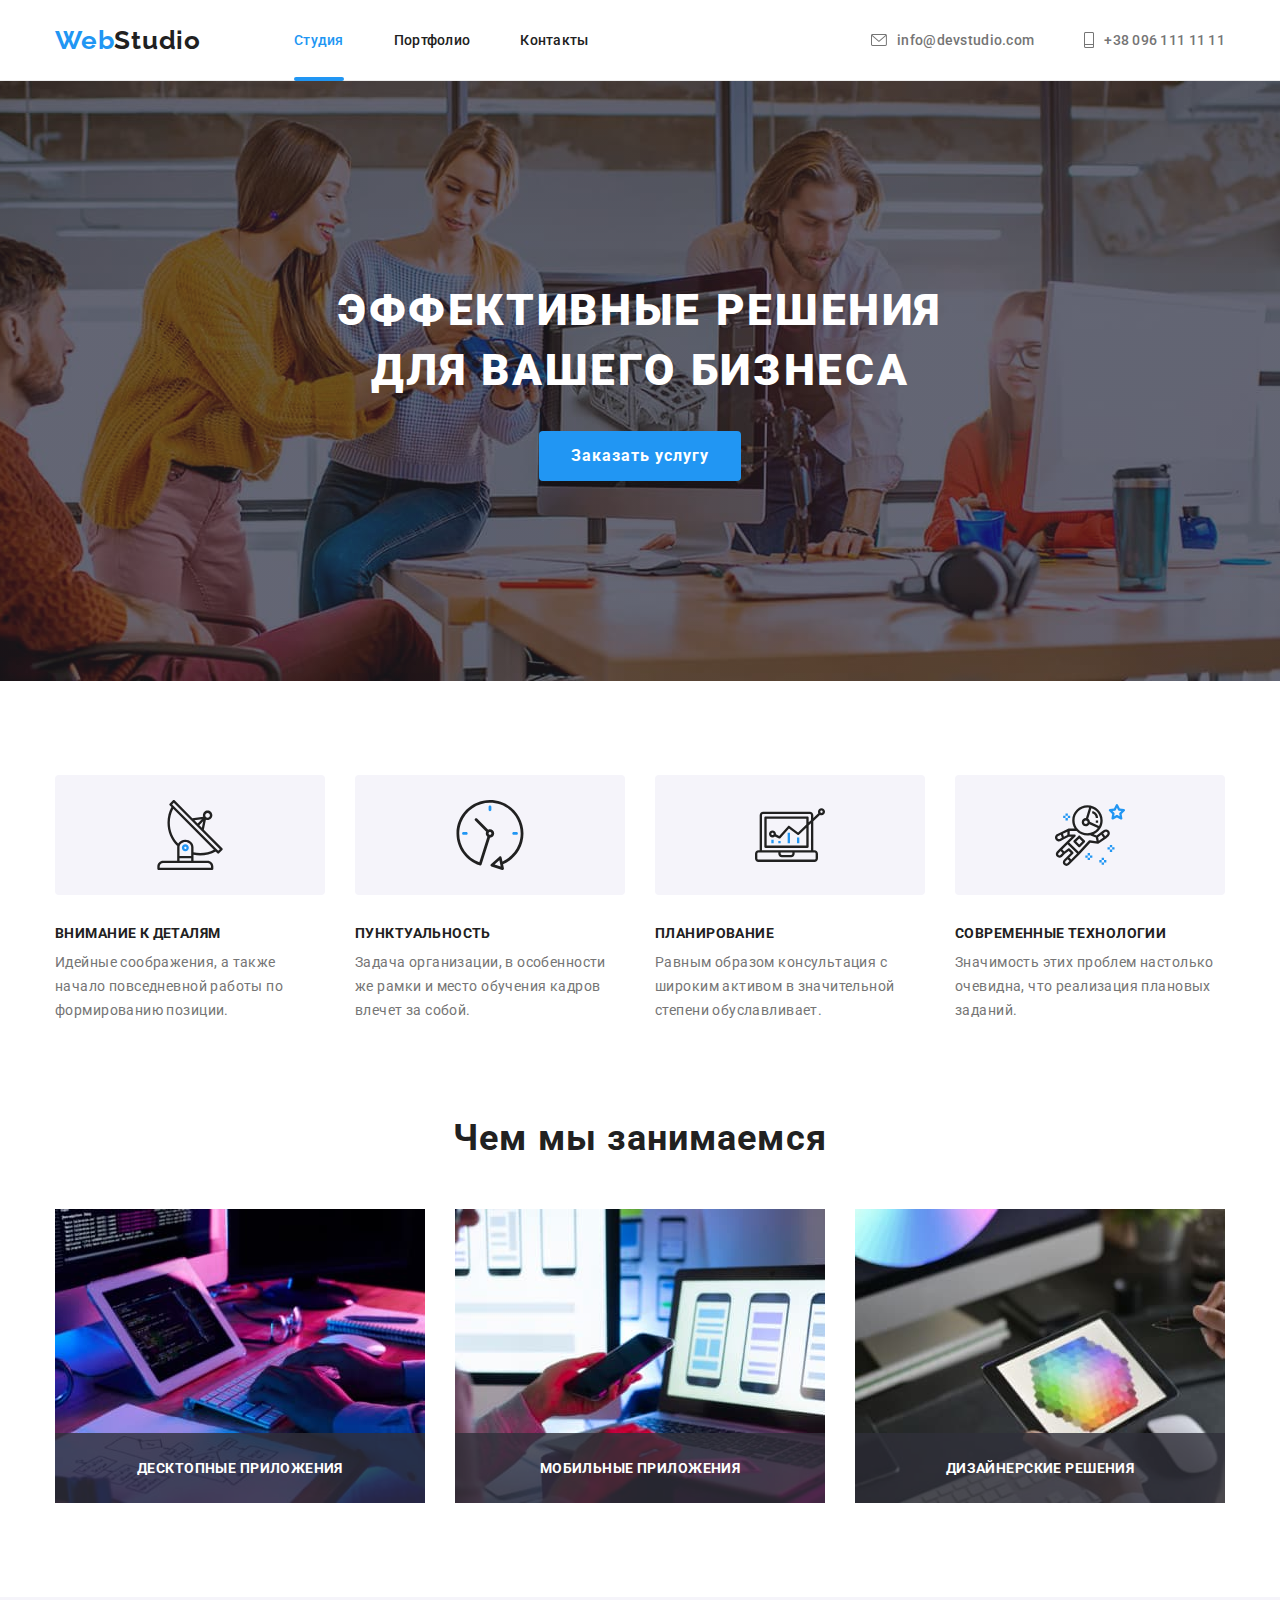
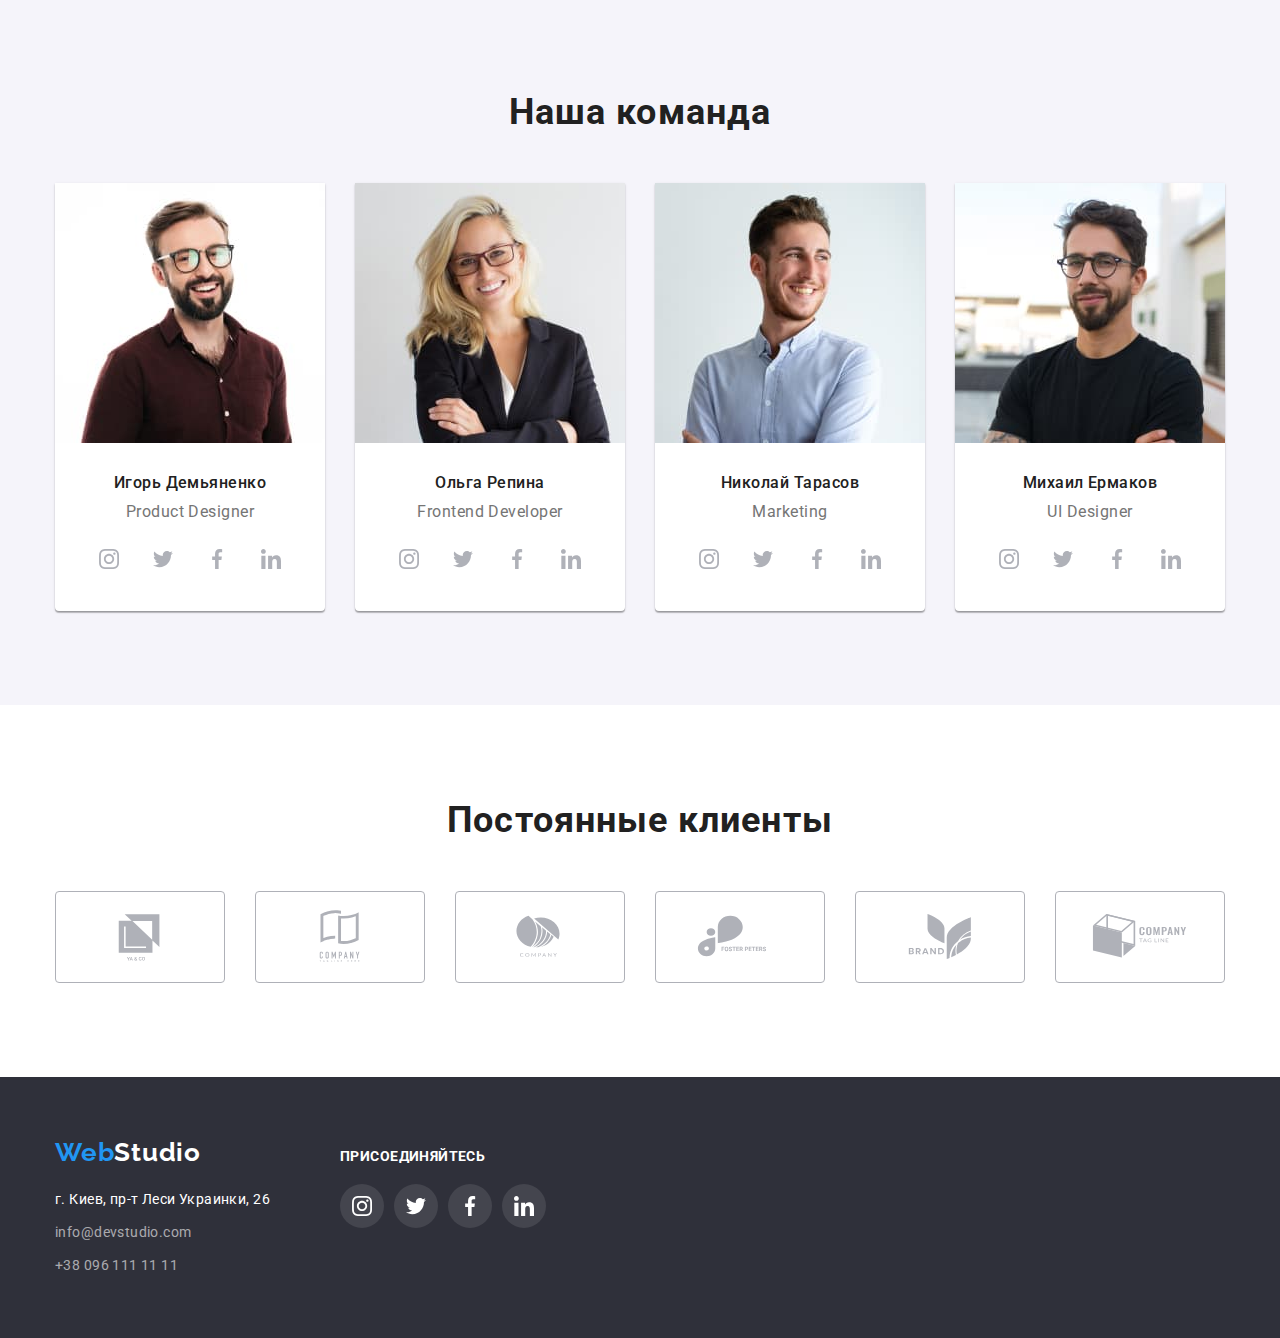
<file: index.html>
<!DOCTYPE html>
<html lang="ru">
<head>
    <meta charset="UTF-8">
    <meta http-equiv="X-UA-Compatible" content="IE=edge">
    <meta name="viewport" content="width=device-width, initial-scale=1.0">
    <title>Студия</title>
    <link rel="preconnect" href="https://fonts.googleapis.com">
    <link rel="preconnect" href="https://fonts.gstatic.com" crossorigin>
    <link href="https://fonts.googleapis.com/css2?family=Raleway:wght@700&family=Roboto:wght@400;500;700;900&display=swap"
        rel="stylesheet">
    <link rel="stylesheet" href="https://cdnjs.cloudflare.com/ajax/libs/modern-normalize/1.1.0/modern-normalize.min.css">
        <link rel="stylesheet" href="./css/styles.css">
</head>
<body>
    
        <header class="page-header">
            <div class="header-container container">
                <nav class="site-nav">
                    <a lang="en" class="logo-header link" href=""><span class="logo-first">Web</span>Studio</a>
                    <ul class="header-list list">
                        <li class="header-item"><a href="" class="header-link link current-link">Студия</a></li>
                        <li class="header-item"><a href="./portfolio.html" class="header-link link">Портфолио</a></li>
                        <!--Можна зробити якір для Контактів щоб при натисканні перекидало вниз сторінки: <li><a href="#contacs">Контакты</a></li> -->
                        <li class="header-item"><a href="" class="header-link link">Контакты</a></li>
                    </ul>
                </nav>
                <ul class="header-contacts-list list">
                    <li class="header-contacts-item">
                        <a href="mailto:info@devstudio.com" class="header-contacts-mail link">
                            <svg class="header__mail-icon" width="16" height="12">
                                <use href="./images/icons.svg#icon-mail"></use>
                            </svg>
                            info@devstudio.com</a>
                    </li>
                    <li class="header-contacts-item">
                        <a href="tel:+380961111111" class="header-contacts-tel link">
                            <svg class="header__phone-icon" width="10" height="16">
                                <use href="./images/icons.svg#icon-phone"></use>
                            </svg>
                            +38 096 111 11
                            11</a>
                    </li>
                </ul>
            </div>
        </header>
    <main>
        <!-- Hero -->
        <section class="hero">
            <div class="container">
                            <h1 class="hero-title">Эффективные решения для вашего бизнеса</h1>
                            <button type="button" class="order-btn" data-modal-open>Заказать услугу</button>
            </div>
        </section>
        <section class="skills section">
        <div class="container">
                <h2 class="skills-title visually-hidden">Особенности</h2>
                <ul class="skills-list list">
                    <li class="skills-item">
                        <div class="skills__icon-box">
                            <svg class="skills-icon">
                                <use href="./images/icons.svg#icon-antenna">
                                </use>
                            </svg>
                        </div>
                        <h3 class="item-title">Внимание к деталям</h3>
                        <p class="skills-text">Идейные соображения, а также начало повседневной работы по формированию позиции.</p>
                    </li>
                    <li class="skills-item">
                        <div class="skills__icon-box">
                            <svg class="skills-icon">
                                <use href="./images/icons.svg#icon-clock">
                                </use>
                            </svg>
                        </div>
                        <h3 class="item-title">Пунктуальность</h3>
                        <p class="skills-text">Задача организации, в особенности же рамки и место обучения кадров влечет за собой.</p>
                    </li>
                    <li class="skills-item">
                        <div class="skills__icon-box">
                            <svg class="skills-icon">
                                <use href="./images/icons.svg#icon-diagram">
                                </use>
                            </svg>
                        </div>
                        <h3 class="item-title">Планирование</h3>
                        <p class="skills-text">Равным образом консультация с широким активом в значительной степени обуславливает.</p>
                    </li>
                    <li class="skills-item">
                        <div class="skills__icon-box">
                            <svg class="skills-icon">
                                <use href="./images/icons.svg#icon-astronaut">
                                </use>
                            </svg>
                        </div>
                        <h3 class="item-title">Современные технологии</h3>
                        <p class="skills-text">Значимость этих проблем настолько очевидна, что реализация плановых заданий.</p>
                    </li>
                </ul>
        </div>
        </section>
            <section class="about section">
            <div class="container">
                    <h2 class="about-title">Чем мы занимаемся</h2>
                    <ul class="about-list list">
                        <li class="about-item">
                            <div class="about__box">
                                <h3 class="item-title">Десктопные приложения</h3>
                            </div>
                            <img class="about-img" src="./images/working/img-1.jpg" alt="программист работает на ПК"
                                width="370" height="294">
                        </li>
                        <li class="about-item">
                            <div class="about__box">
                                <h3 class="item-title">Мобильные приложения</h3>
                            </div>
                            <img class="about-img" src="./images/working/img-2.jpg"
                                alt="дизайнер разрабатывает приложение для смартфона" width="370" height="294">
                        </li>
                        <li class="about-item">
                            <div class="about__box">
                                <h3 class="item-title">Дизайнерские решения</h3>
                            </div>
                            <img class="about-img" src="./images/working/img-3.jpg"
                                alt="веб-дизайнер работает с графическим планшетом" width="370" height="294">
                        </li>
                    </ul>
            </div>
            </section>
            <section class="team section">
            <div class="container">
                    <h2 class="team-title">Наша команда</h2>
                    <ul class="team-list list">
                        <li class="team-item">
                            <img class="team-img" src="./images/masters/master-img-1.jpg" alt="Фото Игоря Демьяненко" width="270"
                                height="260">
                                <div class="team-text">
                                    <h3 class="team-member">Игорь Демьяненко</h3>
                                    <p class="team-position" lang="en">Product Designer</p>
                                    <ul class="socials-list list">
                                        <li class="socials-item">
                                            <a href="" class="socials-link">
                                                <svg class="socials-icon">
                                                    <use href="./images/icons.svg#icon-instagram">
                                                    </use>
                                                </svg>
                                            </a>
                                        </li>
                                        <li class="socials-item">
                                            <a href="" class="socials-link">
                                                <svg class="socials-icon">
                                                    <use href="./images/icons.svg#icon-twitter">
                                                    </use>
                                                </svg>
                                            </a>
                                        </li>
                                        <li class="socials-item">
                                            <a href="" class="socials-link">
                                                <svg class="socials-icon">
                                                    <use href="./images/icons.svg#icon-facebook">
                                                    </use>
                                                </svg>
                                            </a>
                                        </li>
                                        <li class="socials-item">
                                            <a href="" class="socials-link">
                                                <svg class="socials-icon">
                                                    <use href="./images/icons.svg#icon-linkedin">
                                                    </use>
                                                </svg>
                                            </a>
                                        </li>
                                    </ul>
                                </div>
                        </li>
                        <li class="team-item">
                            <img class="team-img" src="./images/masters/master-img-2.jpg" alt="Фото Ольги Репиной" width="270" height="260">
                            <div class="team-text">
                                <h3 class="team-member">Ольга Репина</h3>
                                <p class="team-position" lang="en">Frontend Developer</p>
                                <ul class="socials-list list">
                                    <li class="socials-item">
                                        <a href="" class="socials-link">
                                            <svg class="socials-icon">
                                                <use href="./images/icons.svg#icon-instagram">
                                                </use>
                                            </svg>
                                        </a>
                                    </li>
                                    <li class="socials-item">
                                        <a href="" class="socials-link">
                                            <svg class="socials-icon">
                                                <use href="./images/icons.svg#icon-twitter">
                                                </use>
                                            </svg>
                                        </a>
                                    </li>
                                    <li class="socials-item">
                                        <a href="" class="socials-link">
                                            <svg class="socials-icon">
                                                <use href="./images/icons.svg#icon-facebook">
                                                </use>
                                            </svg>
                                        </a>
                                    </li>
                                    <li class="socials-item">
                                        <a href="" class="socials-link">
                                            <svg class="socials-icon">
                                                <use href="./images/icons.svg#icon-linkedin">
                                                </use>
                                            </svg>
                                        </a>
                                    </li>
                                </ul>
                            </div>
                        </li>
                        <li class="team-item">
                            <img class="team-img" src="./images/masters/master-img-3.jpg" alt="Фото Николая Тарасова" width="270"
                                height="260">
                                <div class="team-text">
                                    <h3 class="team-member">Николай Тарасов</h3>
                                    <p class="team-position" lang="en">Marketing</p>
                                   <ul class="socials-list list">
                                       <li class="socials-item">
                                           <a href="" class="socials-link">
                                               <svg class="socials-icon" >
                                                   <use href="./images/icons.svg#icon-instagram">
                                            </use>
                                        </svg>
                                           </a>
                                       </li>
                                    <li class="socials-item">
                                        <a href="" class="socials-link">
                                            <svg class="socials-icon">
                                                <use href="./images/icons.svg#icon-twitter">
                                                </use>
                                            </svg>
                                        </a>
                                    </li>
                                    <li class="socials-item">
                                        <a href="" class="socials-link">
                                            <svg class="socials-icon">
                                                <use href="./images/icons.svg#icon-facebook">
                                                </use>
                                            </svg>
                                        </a>
                                    </li>
                                    <li class="socials-item">
                                        <a href="" class="socials-link">
                                            <svg class="socials-icon">
                                                <use href="./images/icons.svg#icon-linkedin">
                                                </use>
                                            </svg>
                                        </a>
                                    </li>
                                   </ul>
                                </div>
                        </li>
                        <li class="team-item">
                            <img class="team-img" src="./images/masters/master-img-4.jpg" alt="Фото Михаила Ермакова" width="270"
                                height="260">
                                <div class="team-text">
                                    <h3 class="team-member">Михаил Ермаков</h3>
                                    <p class="team-position" lang="en">UI Designer</p>
                                    <ul class="socials-list list">
                                        <li class="socials-item">
                                            <a href="" class="socials-link">
                                                <svg class="socials-icon">
                                                    <use href="./images/icons.svg#icon-instagram">
                                                    </use>
                                                </svg>
                                            </a>
                                        </li>
                                        <li class="socials-item">
                                            <a href="" class="socials-link">
                                                <svg class="socials-icon">
                                                    <use href="./images/icons.svg#icon-twitter">
                                                    </use>
                                                </svg>
                                            </a>
                                        </li>
                                        <li class="socials-item">
                                            <a href="" class="socials-link">
                                                <svg class="socials-icon">
                                                    <use href="./images/icons.svg#icon-facebook">
                                                    </use>
                                                </svg>
                                            </a>
                                        </li>
                                        <li class="socials-item">
                                            <a href="" class="socials-link">
                                                <svg class="socials-icon">
                                                    <use href="./images/icons.svg#icon-linkedin">
                                                    </use>
                                                </svg>
                                            </a>
                                        </li>
                                    </ul>
                                </div>
                        </li>
                    </ul>
            </div>
            </section>            
            <section class="clients section">
                <div class="container">
                    <h2 class="clients-title">Постоянные клиенты</h2>
                    <ul class="clients__list list">
                        <li class="clients__item">
                            <a href="" class="clients__link link">
                                <svg class="clients__icon">
                                    <use href="./images/icons.svg#icon-Logo-1"></use>
                                </svg>
                            </a>
                        </li>
                        <li class="clients__item">
                            <a href="" class="clients__link link">
                                <svg class="clients__icon">
                                    <use href="./images/icons.svg#icon-Logo-2"></use>
                                </svg>
                            </a>
                        </li>
                        <li class="clients__item">
                            <a href="" class="clients__link link">
                                <svg class="clients__icon">
                                    <use href="./images/icons.svg#icon-Logo-3"></use>
                                </svg>
                            </a>
                        </li>
                        <li class="clients__item">
                            <a href="" class="clients__link link">
                                <svg class="clients__icon">
                                    <use href="./images/icons.svg#icon-Logo-4"></use>
                                </svg>
                            </a>
                        </li>
                        <li class="clients__item">
                            <a href="" class="clients__link link">
                                <svg class="clients__icon">
                                    <use href="./images/icons.svg#icon-Logo-5"></use>
                                </svg>
                            </a>
                        </li>
                        <li class="clients__item">
                            <a href="" class="clients__link link">
                                <svg class="clients__icon">
                                    <use href="./images/icons.svg#icon-Logo-6"></use>
                                </svg>
                            </a>
                        </li>
                    </ul>
                </div>
            </section>
    </main>
    <footer class="page-footer">
    <div class="footer-container container">
        <div class="footer_left-side">
            <a href="" lang="en" class="logo-footer link"> <span class="logo-first">Web</span>Studio</a>
            <!--якщо робився якір в хедері в "Контактах" тоді так: <address id="contacs"> -->
            <address class="footer-contacts">
                <ul class="footer-contacts-list list">
                    <li class="footer-contacts-item"><a href="https://goo.gl/maps/bQgyHGUpag5mXNvE6" target="_blank"
                            rel="noopener noreferrer" class="footer-adress link">г. Киев, пр-т Леси Украинки, 26</a></li>
                    <li class="footer-contacts-item"><a href="mailto:info@devstudio.com"
                            class="footer-link link">info@devstudio.com</a></li>
                    <li class="footer-contacts-item"><a href="tel:+380961111111" class="footer-link link">+38 096 111 11 11</a></li>
                </ul>
            </address>
        </div>
        <div class="footer_socials">
            <h2 class="footer__title">присоединяйтесь</h2>
            <ul class="socials-list list">
                <li class="socials-item">
                    <a href="" class="socials-link">
                        <svg class="socials-icon">
                            <use href="./images/icons.svg#icon-instagram">
                            </use>
                        </svg>
                    </a>
                </li>
                <li class="socials-item">
                    <a href="" class="socials-link">
                        <svg class="socials-icon">
                            <use href="./images/icons.svg#icon-twitter">
                            </use>
                        </svg>
                    </a>
                </li>
                <li class="socials-item">
                    <a href="" class="socials-link">
                        <svg class="socials-icon">
                            <use href="./images/icons.svg#icon-facebook">
                            </use>
                        </svg>
                    </a>
                </li>
                <li class="socials-item">
                    <a href="" class="socials-link">
                        <svg class="socials-icon">
                            <use href="./images/icons.svg#icon-linkedin">
                            </use>
                        </svg>
                    </a>
                </li>
            </ul>
        </div>
    </div>
    </footer>
    <div class="backdrop is-hidden" data-modal>
        <div class="modal">
            <button type="button" class="modal__close-button" data-modal-close>
                <svg class="modal__icon">
                    <use href="./images/icons.svg#icon-x-cross"></use>
                </svg>
            </button>
        </div>
    </div>
    <script src="./js/modal.js"></script>
</body>
</html>
</file>
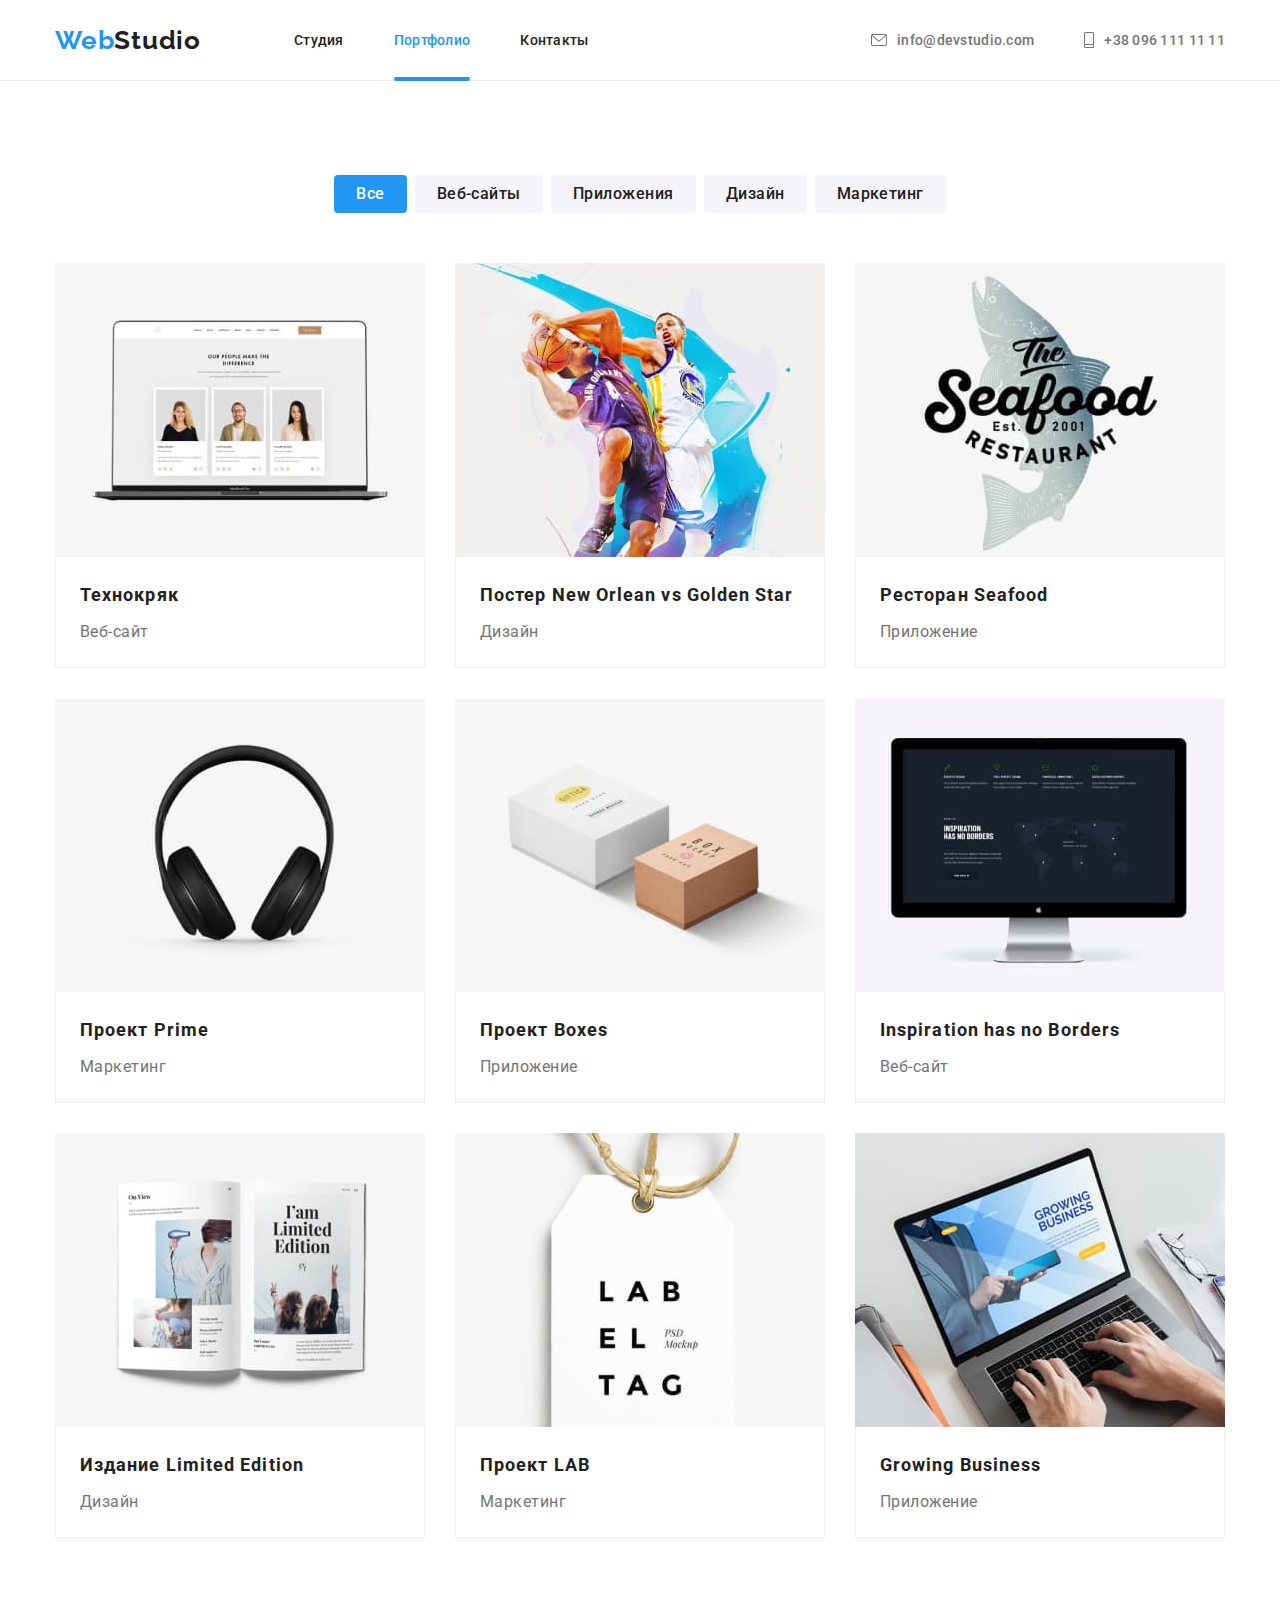
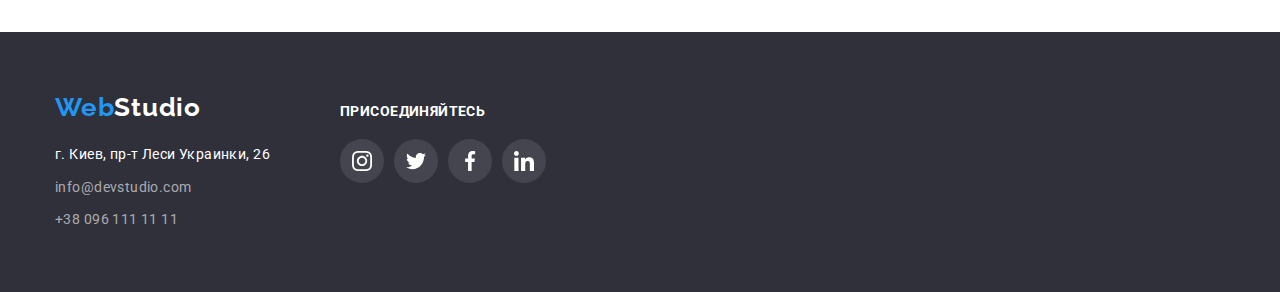
<file: portfolio.html>
<!DOCTYPE html>
<html lang="en">
<head>
    <meta charset="UTF-8">
    <meta http-equiv="X-UA-Compatible" content="IE=edge">
    <meta name="viewport" content="width=device-width, initial-scale=1.0">
    <title>Портфолио</title>
    <link rel="preconnect" href="https://fonts.googleapis.com">
    <link rel="preconnect" href="https://fonts.gstatic.com" crossorigin>
    <link href="https://fonts.googleapis.com/css2?family=Raleway:wght@700&family=Roboto:wght@400;500;700;900&display=swap"
        rel="stylesheet">
    <link rel="stylesheet" href="https://cdnjs.cloudflare.com/ajax/libs/modern-normalize/1.1.0/modern-normalize.min.css">
    <link rel="stylesheet" href="./css/styles.css">
</head>
<body>
    <header class="page-header">
        <div class="header-container container">
            <nav class="site-nav">
                <a lang="en" class="logo-header link" href=""><span class="logo-first">Web</span>Studio</a>
                <ul class="header-list list">
                    <li class="header-item"><a href="./index.html" class="header-link link">Студия</a></li>
                    <li class="header-item"><a href="" class="header-link link current-link">Портфолио</a></li>
                    <!--Можна зробити якір для Контактів щоб при натисканні перекидало вниз сторінки: <li><a href="#contacs">Контакты</a></li> -->
                    <li class="header-item"><a href="" class="header-link link">Контакты</a></li>
                </ul>
            </nav>
            <ul class="header-contacts-list list">
                <li class="header-contacts-item">
                    <a href="mailto:info@devstudio.com" class="header-contacts-mail link">
                        <svg class="header__mail-icon" width="16" height="12">
                            <use href="./images/icons.svg#icon-mail"></use>
                        </svg>
                        info@devstudio.com</a>
                </li>
                <li class="header-contacts-item">
                    <a href="tel:+380961111111" class="header-contacts-tel link">
                        <svg class="header__phone-icon" width="10" height="16">
                            <use href="./images/icons.svg#icon-phone"></use>
                        </svg>
                        +38 096 111 11
                        11</a>
                </li>
            </ul>
        </div>
    </header>
    <main>
        <section class="section">
            <div class="container">
            <h1 class="visually-hidden">Портфолио</h1>
            <ul class="portfolio-btn-list list">
                <li class="portfolio-btn-item"><button type="button" class="portfolio-btn current-btn">Все</button></li>
                <li class="portfolio-btn-item"><button type="button" class="portfolio-btn">Веб-сайты</button></li>
                <li class="portfolio-btn-item"><button type="button" class="portfolio-btn">Приложения</button></li>
                <li class="portfolio-btn-item"><button type="button" class="portfolio-btn">Дизайн</button></li>
                <li class="portfolio-btn-item"><button type="button" class="portfolio-btn">Маркетинг</button></li>
            </ul>
            <ul class="portfolio-cards-list list">
                <li class="portfolio-item">
                    <a href="" class="portfolio-cards-link">
                        <div class="portfolio__cards-wrap">
                            <img src="./images/portfolio/img-1-tehnocrack.jpg" alt="Пример Веб-сайта" width="370" height="294">
                            <div class="portfolio__overlay">
                                <p class="portfolio__cards-text">Технокряк это современная площадка распространения коронавируса. Компании
                                    используют эту платформу для цифрового
                                    шпионажа и атак на защищённые сервера конкурентов.</p>
                            </div>
                        </div>
                        <div class="cards-text">
                            <h2 class="portfolio-cards-titles">Технокряк</h2>
                            <p class="portfolio-cards-description">Веб-сайт</p>
                    </div>
                        
                    </a>
                </li>
                <li class="portfolio-item">
                    <a href="" class="portfolio-cards-link">
                        <div class="portfolio__cards-wrap">
                            <img src="./images/portfolio/img-2-poster.jpg" alt="постер" width="370" height="294">
                            <div class="portfolio__overlay">
                                <p class="portfolio__cards-text">Технокряк это современная площадка распространения коронавируса. Компании используют эту платформу для цифрового
                                шпионажа и атак на защищённые сервера конкурентов.</p>
                            </div>
                        </div>
                        <div class="cards-text">
                            <h2 class="portfolio-cards-titles">Постер <span lang="en">New Orlean vs Golden Star</span></h2>
                            <p class="portfolio-cards-description">Дизайн</p>
                        </div>
                        
                    </a>
                </li>
                <li class="portfolio-item">
                    <a href="" class="portfolio-cards-link">
                        <div class="portfolio__cards-wrap">
                            <img src="./images/portfolio/img-3-rest.jpg" alt="приложение для ресторана" width="370" height="294">
                            <div class="portfolio__overlay">
                                <p class="portfolio__cards-text">Технокряк это современная площадка распространения коронавируса. Компании
                                    используют эту платформу для цифрового
                                    шпионажа и атак на защищённые сервера конкурентов.</p>
                            </div>
                        </div>
                            <div class="cards-text">
                            <h2 class="portfolio-cards-titles">Ресторан <span lang="en">Seafood</span></h2>
                            <p class="portfolio-cards-description">Приложение</p>
                        </div>
                    </a>
                </li>
                <li class="portfolio-item">
                        <a href="" class="portfolio-cards-link">
                            <div class="portfolio__cards-wrap">
                            <img src="./images/portfolio/img-4-prime.jpg" alt="Проект Prime" width="370" height="294">
                            <div class="portfolio__overlay">
                                <p class="portfolio__cards-text">Технокряк это современная площадка распространения коронавируса. Компании
                                    используют эту платформу для цифрового
                                    шпионажа и атак на защищённые сервера конкурентов.</p>
                            </div>
                    </div>
                        <div class="cards-text">
                            <h2 class="portfolio-cards-titles">Проект <span lang="en">Prime</span></h2>
                            <p class="portfolio-cards-description">Маркетинг</p>
                        </div>
                        
                    </a>
                </li>
                <li class="portfolio-item">
                    <a href="" class="portfolio-cards-link">
                    <div class="portfolio__cards-wrap">
                            <img src="./images/portfolio/img-5-boxes.jpg" alt="Проект Boxes" width="370" height="294">
                            <div class="portfolio__overlay">
                                <p class="portfolio__cards-text">Технокряк это современная площадка распространения коронавируса. Компании
                                    используют эту платформу для цифрового
                                    шпионажа и атак на защищённые сервера конкурентов.</p>
                            </div>
                    </div>
                        <div class="cards-text">
                            <h2 class="portfolio-cards-titles">Проект <span lang="en">Boxes</span></h2>
                            <p class="portfolio-cards-description">Приложение</p>
                        </div>
                        
                    </a>
                </li>
                <li class="portfolio-item">
                    <a href="" class="portfolio-cards-link">
                    <div class="portfolio__cards-wrap">
                            <img src="./images/portfolio/img-6-borders.jpg" alt="Пример Веб-сайта" width="370" height="294">
                            <div class="portfolio__overlay">
                                <p class="portfolio__cards-text">Технокряк это современная площадка распространения коронавируса. Компании
                                    используют эту платформу для цифрового
                                    шпионажа и атак на защищённые сервера конкурентов.</p>
                            </div>
                    </div>
                        <div class="cards-text">
                            <h2 class="portfolio-cards-titles" lang="en">Inspiration has no Borders</h2>
                            <p class="portfolio-cards-description">Веб-сайт</p>
                        </div>
                        
                    </a>
                </li>
                <li class="portfolio-item">
                    <a href="" class="portfolio-cards-link">
                    <div class="portfolio__cards-wrap">
                            <img src="./images/portfolio/img-7-design.jpg" alt="Пример дизайнерского издания" width="370" height="294">
                            <div class="portfolio__overlay">
                                <p class="portfolio__cards-text">Технокряк это современная площадка распространения коронавируса. Компании
                                    используют эту платформу для цифрового
                                    шпионажа и атак на защищённые сервера конкурентов.</p>
                        </div>
                    </div>
                        <div class="cards-text">
                            <h2 class="portfolio-cards-titles">Издание <span lang="en">Limited Edition</span></h2>
                            <p class="portfolio-cards-description">Дизайн</p>
                        </div>
                    </a>
                </li>
                <li class="portfolio-item">
                    <a href="" class="portfolio-cards-link">
                    <div class="portfolio__cards-wrap">
                            <img src="./images/portfolio/img-8-marketing.jpg" alt="Проект LAB" width="370" height="294">
                            <div class="portfolio__overlay">
                                <p class="portfolio__cards-text">Технокряк это современная площадка распространения коронавируса. Компании
                                    используют эту платформу для цифрового
                                    шпионажа и атак на защищённые сервера конкурентов.</p>
                            </div>
                    </div>
                        <div class="cards-text">
                            <h2 class="portfolio-cards-titles">Проект <span lang="en">LAB</span></h2>
                            <p class="portfolio-cards-description">Маркетинг</p>
                        </div>                        
                    </a>
                </li>
                <li class="portfolio-item">
                    <a href="" class="portfolio-cards-link">
                    <div class="portfolio__cards-wrap">
                            <img src="./images/portfolio/img-9-app.jpg" alt="Приложение Growing Business" width="370" height="294">
                            <div class="portfolio__overlay">
                                <p class="portfolio__cards-text">Технокряк это современная площадка распространения коронавируса. Компании
                                    используют эту платформу для цифрового
                                    шпионажа и атак на защищённые сервера конкурентов.</p>
                            </div>
                    </div>
                        <div class="cards-text">
                            <h2 class="portfolio-cards-titles" lang="en">Growing Business</h2>
                            <p class="portfolio-cards-description">Приложение</p>
                        </div>
                        
                    </a>
                </li>
            </ul>
            </div>
        </section>
    </main>
    <footer class="page-footer">
        <div class="footer-container container">
            <div class="footer_left-side">
                <a href="" lang="en" class="logo-footer link"> <span class="logo-first">Web</span>Studio</a>
                <!--якщо робився якір в хедері в "Контактах" тоді так: <address id="contacs"> -->
                <address class="footer-contacts">
                    <ul class="footer-contacts-list list">
                        <li class="footer-contacts-item"><a href="https://goo.gl/maps/bQgyHGUpag5mXNvE6" target="_blank"
                                rel="noopener noreferrer" class="footer-adress link">г. Киев, пр-т Леси Украинки, 26</a>
                        </li>
                        <li class="footer-contacts-item"><a href="mailto:info@devstudio.com"
                                class="footer-link link">info@devstudio.com</a></li>
                        <li class="footer-contacts-item"><a href="tel:+380961111111" class="footer-link link">+38 096 111 11
                                11</a></li>
                    </ul>
                </address>
            </div>
            <div class="footer_socials">
                <h2 class="footer__title">присоединяйтесь</h2>
                <ul class="socials-list list">
                    <li class="socials-item">
                        <a href="" class="socials-link">
                            <svg class="socials-icon">
                                <use href="./images/icons.svg#icon-instagram">
                                </use>
                            </svg>
                        </a>
                    </li>
                    <li class="socials-item">
                        <a href="" class="socials-link">
                            <svg class="socials-icon">
                                <use href="./images/icons.svg#icon-twitter">
                                </use>
                            </svg>
                        </a>
                    </li>
                    <li class="socials-item">
                        <a href="" class="socials-link">
                            <svg class="socials-icon">
                                <use href="./images/icons.svg#icon-facebook">
                                </use>
                            </svg>
                        </a>
                    </li>
                    <li class="socials-item">
                        <a href="" class="socials-link">
                            <svg class="socials-icon">
                                <use href="./images/icons.svg#icon-linkedin">
                                </use>
                            </svg>
                        </a>
                    </li>
                </ul>
            </div>
    
        </div>
    </footer>
</body>
</html>
</file>
<file: css/styles.css>
:root {
  --accent-color: #2196f3;
  --primary-color: #212121;
  --secondary-color: #757575;
  --titles-color: #212121;
  --titles-light: #ffffff;
  --titles-light-transparency: rgba(255, 255, 255, 0.6);
  --portfolio-items-border: #eeeeee;
  --skills-icon-bgc: #f5f4fa;
  --bgc-dark: #2f303a;
  --bgc-medium: #f5f4fa;
  --bgc-light: #ffffff;
  --bgc-btn-second: #188ce8;
  --icon-primary: #afb1b8;
  --bgc-footer-socials: rgba(255, 255, 255, 0.1);
  --clients-link: #afb1b8;
  --overlay-blue: rgba(33, 150, 243, 0.9);
  --backdrop-bgc: rgba(0, 0, 0, 0.2);
}

body {
  /* width: 1600px; */
  color: var(--primary-color);
  font-family: 'Roboto', sans-serif;
  background-color: var(--bgc-light);
  font-size: 14px;
}
/* header,
section,
footer {
  outline: 2px dashed greenyellow;
} */

img {
  max-width: 100%;
  height: auto;
  display: block;
}
.section {
  padding-top: 94px;
  padding-bottom: 94px;
}

.list {
  list-style: none;
  margin-bottom: 0;
  margin-top: 0;
  padding: 0;
}

.link {
  text-decoration: none;
  color: inherit;

  transition: color 250ms cubic-bezier(0.4, 0, 0.2, 1);
}

.link:hover,
.link:focus,
.logo:hover,
.logo:focus {
  color: var(--accent-color);
  /* transform: rotate(180deg); */
}

.page-header {
  border-bottom: 1px solid #ececec;
  /* padding-top: 24px; */
  /* padding-bottom: 25px; */
  background-color: var(--bgc-light);
  font-weight: 500;
  font-size: 14px;
  line-height: calc(16 / 14);
  letter-spacing: 0.02em;
}
.container {
  width: 1200px;
  margin: 0 auto;
  padding-left: 15px;
  padding-right: 15px;
  /* outline: 2px solid tomato; */
}

.header-container {
  display: flex;
  align-items: center;
  justify-content: space-between;
}

.site-nav {
  display: flex;
  align-items: center;
}

.logo-first {
  color: var(--accent-color);
}

.header-list {
  display: flex;
  align-items: center;
}

.header-item:not(:last-child) {
  margin-right: 50px;
}
.header-item {
  position: relative;
}
.header-link {
  display: block;
  padding-top: 32px;
  padding-bottom: 32px;
  color: var(--primary-color);
}

.current-link {
  color: var(--accent-color);
}

.current-link::after {
  content: '';
  position: absolute;
  bottom: -1px;
  display: block;
  width: 100%;
  height: 4px;
  background-color: var(--accent-color);
  border-radius: 2px;
}

.header-contacts-list {
  display: flex;
  align-items: center;
}

.header-contacts-item:not(:first-child) {
  margin-left: 50px;
}

.header-contacts-mail,
.header-contacts-tel {
  display: flex;
  align-items: center;
  padding-top: 32px;
  padding-bottom: 32px;
}
.header__mail-icon,
.header__phone-icon {
  fill: currentColor;
  margin-right: 10px;
}

.link:hover .header__mail-icon,
.link:focus .header__mail-icon,
.link:hover .header__phone-icon,
.link:focus .header__phone-icon {
  fill: var(--accent-color);
}

.header-contacts-list {
  color: var(--secondary-color);
}

.logo-header,
.logo-footer {
  font-family: 'Raleway', sans-serif;
  font-weight: 700;
  font-size: 26px;
  line-height: calc(31 / 26);
  letter-spacing: 0.03em;
}
.logo-header {
  padding-top: 24px;
  padding-bottom: 24px;
  margin-right: 93px;
}

/* ГЕРОЙ */
.hero {
  margin: 0 auto;
  padding-top: 200px;
  padding-bottom: 200px;
  max-width: 1600px;
  height: 600px;

  background-color: var(--bgc-dark);
  background-image: linear-gradient(rgba(47, 48, 58, 0.4), rgba(47, 48, 58, 0.4)),
    url(../images/hero/hero_bgimg.jpg);
  background-repeat: no-repeat;
  background-position: center;
  background-size: cover;

  text-align: center;
}

.hero .container {
  width: 699px;
}
.hero-title {
  margin-top: 0;
  margin-bottom: 30px;

  color: var(--titles-light);
  font-weight: 900;
  font-size: 44px;
  line-height: 1.36;
  letter-spacing: 0.06em;
  text-transform: uppercase;
  /* text-align: center; */
}
.order-btn {
  display: inline-block;
  min-width: 200px;
  /* margin: 0px auto; ОСКІЛЬКИ ЦЕ ІНЛАЙН-БЛОК ЕЛЕМЕНТ ТО ЦЕНТРУВАННЯ  НАСЛІДУЄТЬСЯ ВІД БАТЬКІВСЬКОГО 'HERO'*/
  padding: 10px 32px;
  border: 0;
  border-radius: 4px;

  background-color: var(--accent-color);
  color: var(--titles-light);

  font-weight: 700;
  font-size: 16px;
  line-height: 1.87;
  /* display: flex; */
  /* text-align: center; */
  align-items: center;
  letter-spacing: 0.06em;
  cursor: pointer;
  font-family: inherit;

  transition: background-color 250ms cubic-bezier(0.4, 0, 0.2, 1);
}
.order-btn:hover,
.order-btn:focus {
  background-color: var(--bgc-btn-second);
}

/* ОСОБЕННОСТИ */
.visually-hidden {
  position: absolute;
  white-space: nowrap;
  width: 1px;
  height: 1px;
  overflow: hidden;
  border: 0;
  padding: 0;
  clip: rect(0 0 0 0);
  clip-path: inset(50%);
  margin: -1px;
}
.skills,
.about {
  background-color: var(--bgc-light);
}

.skills-list {
  display: flex;
}

.skills-item {
  flex-basis: calc((100% - 3 * 30px) / 4);
  /* outline: 2px solid blueviolet; */
}

.skills__icon-box {
  display: flex;
  margin-bottom: 30px;
  height: 120px;
  border-radius: 4px;
  background-color: var(--skills-icon-bgc);
  align-items: center;
  justify-content: center;
}

.skills-item:not(:last-child) {
  margin-right: 30px;
}
.item-title {
  font-weight: 700;
  font-size: 14px;
  line-height: calc(16 / 14);
  letter-spacing: 0.03em;
  text-transform: uppercase;
}
.skills-item .item-title {
  margin-top: 0;
  margin-bottom: 10px;
  color: var(--titles-color);
}
.skills-text {
  margin: 0;
  color: var(--secondary-color);
  font-weight: 400;
  font-size: 14px;
  line-height: 1.71;
  letter-spacing: 0.03em;
}

.skills__icon-box {
  display: flex;
  margin-bottom: 30px;
  height: 120px;
  border-radius: 4px;
  background-color: var(--skills-icon-bgc);
  align-items: center;
  justify-content: center;
}

.skills-icon {
  width: 70px;
  height: 70px;
}
/* ABOUT */
.about {
  padding-top: 0;
}

.about-title,
.team-title,
.clients-title {
  margin-top: 0;
  margin-bottom: 50px;

  color: var(--titles-color);
  font-weight: 700;
  font-size: 36px;
  line-height: calc(42 / 36);
  text-align: center;
  letter-spacing: 0.03em;
}
.about-list {
  display: flex;
}
.about-item {
  position: relative;
}
.about-item:not(:last-child) {
  margin-right: 30px;
}

.about__box {
  /* outline: 1px solid tomato; */
  background-color: rgba(47, 48, 58, 0.8);
  position: absolute;
  bottom: 0;

  display: flex;
  align-items: center;
  justify-content: center;

  width: 100%;
  height: 70px;
}

.about-item .item-title {
  /* text-align: center; */
  margin: 0;
  color: var(--titles-light);
}

/* КОМАНДА */
.team {
  background-color: var(--bgc-medium);
}
.team-list {
  display: flex;
  /* justify-content: space-between; */
  font-size: 16px;
  line-height: calc(19 / 16);
  text-align: center;
  letter-spacing: 0.03em;
}
.team-item {
  /* flex-basis: 270px; чи потрібно задавати фіксовану ширину елемента списку якщо не задавати її через формулу?*/
  background-color: var(--bgc-light);
  border-radius: 0px 0px 4px 4px;
  box-shadow: 0px 2px 1px 0px rgba(0, 0, 0, 0.2), 0px 1px 1px 0px rgba(0, 0, 0, 0.14),
    0px 1px 3px 0px rgba(0, 0, 0, 0.12);
  /* outline: 1px solid blue; */
}
.team-item:not(:last-child) {
  margin-right: 30px;
}
.team-text {
  padding: 30px 32px;
}

.team-member {
  margin-top: 0;
  margin-bottom: 10px;
  color: var(--titles-color);
  font-weight: 500;
  font-size: inherit;
}
.team-position {
  margin: 0 0 16px 0;
  /* font-weight: 400; */
  color: var(--secondary-color);
}
.socials-list {
  display: flex;
  justify-content: center;
}

.socials-item:not(:last-child) {
  margin-right: 10px;
}
.socials-link {
  /* outline: 1px solid black; */
  display: flex;
  align-items: center;
  justify-content: center;
  width: 44px;
  height: 44px;
  border-radius: 50%;
}

.team .socials-link {
  background-color: var(--bgc-light);
  color: var(--icon-primary);

  transition-property: background-color, color;
  transition-duration: 250ms;
  transition-timing-function: cubic-bezier(0.4, 0, 0.2, 1);
}

.socials-link:hover,
.socials-link:focus {
  background-color: var(--accent-color);
  color: var(--titles-light);
}

.socials-icon {
  width: 20px;
  height: 20px;
  fill: currentColor;
}

/* "КЛІЄНТИ" 
КОЛІР ЗАДАЄТЬСЯ СПИСКУ .clients__list,
ТОДІ ЛІНКИ ЧЕРЕЗ КЛАС .link ЙОГО НАСЛІДУЮТЬ inherit, 
ІКОНКИ clients__icon НАСЛІДУЮТЬ ЗАЛИВКУ ВІД КОЛЬОРУ clients__link */

.clients__list {
  display: flex;
  color: var(--clients-link);
}
.clients__item {
  flex-basis: calc((100% - 5 * 30px) / 6);
}

.clients__item:not(:last-child) {
  margin-right: 30px;
}

.clients__link {
  display: flex;
  height: 92px;
  border: 1px solid var(--clients-link);
  border-radius: 4px;
  align-items: center;
  justify-content: center;

  transition-property: border-color, color;
  transition-duration: 250ms;
  transition-timing-function: cubic-bezier(0.4, 0, 0.2, 1);
  /* transition-delay: 250ms; */
}
.clients__link:hover,
.clients__link:focus {
  border-color: var(--accent-color);
}

.clients__icon {
  width: 106px;
  height: 60px;
  fill: currentColor;
}

.clients__link:hover .clients__icon,
.clients__link:focus .clients__icon {
  fill: currentColor;
}

/* ФУТЕР */
.page-footer {
  padding-top: 60px;
  padding-bottom: 60px;
  background-color: var(--bgc-dark);

  text-decoration: none;
  color: var(--titles-light);
}

.footer-container {
  display: flex;
  align-items: baseline;
}

.footer_left-side {
  margin-right: 70px;
}

.logo-footer {
  display: inline-block;
  margin-bottom: 20px;
}
.footer-contacts {
  line-height: 1.71;
  /* font-weight: 400; */
  letter-spacing: 0.03em;
  font-style: normal;
  font-size: inherit;
}
.footer-contacts-item:not(:last-child) {
  margin-bottom: 9px;
}
.footer-link {
  color: var(--titles-light-transparency);
}

.footer_socials {
  width: 206px;
}

.footer__title {
  margin-top: 0;
  margin-bottom: 20px;
  text-transform: uppercase;
  font-size: 14px;
  line-height: calc(16 / 14);
  letter-spacing: 0.03em;
}

.page-footer .socials-link {
  background-color: var(--bgc-footer-socials);
  color: inherit;

  transition: background-color 250ms cubic-bezier(0.4, 0, 0.2, 1);
}

.page-footer .socials-link:hover,
.page-footer .socials-link:focus {
  background-color: var(--accent-color);
}

/* БЕКДРОП І МОДАЛКА ЗАМОВЛЕННЯ */
.backdrop {
  position: fixed;
  top: 0;
  left: 0;
  width: 100%;
  height: 100%;
  background-color: var(--backdrop-bgc);
}

.backdrop.is-hidden {
  opacity: 0;
  pointer-events: none;
}

.modal {
  position: absolute;
  top: 50%;
  left: 50%;
  transform: translate(-50%, -50%);

  min-width: 528px;
  min-height: 521px;
  background-color: var(--bgc-light);
  border-radius: 4px;
  box-shadow: 0px 2px 1px 0px rgba(0, 0, 0, 0.2), 0px 1px 1px 0px rgba(0, 0, 0, 0.14),
    0px 1px 3px 0px rgba(0, 0, 0, 0.12);
}

.modal__close-button {
  position: absolute;
  display: flex;
  top: 8px;
  right: 8px;
  width: 30px;
  height: 30px;

  background-color: #ffffff;
  border: 1px solid rgba(0, 0, 0, 0.1);
  border-radius: 50%;

  justify-content: center;
  align-items: center;

  cursor: pointer;
}

.modal__icon {
  width: 11px;
  height: 11px;
}

/* СТОРІНКА "ПОРТФОЛІО" */
/* КНОПКИ */
.portfolio-btn-list {
  display: flex;
  justify-content: center;
  margin-bottom: 50px;
}

.portfolio-btn-item:not(:last-child) {
  margin-right: 8px;
}

.portfolio-btn {
  border: 0;
  border-radius: 4px;
  padding: 6px 22px;
  background-color: var(--bgc-medium);
  color: var(--titles-color);
  font-weight: 500;
  font-size: 16px;
  line-height: 1.62;
  text-align: center;
  letter-spacing: 0.03em;
  cursor: pointer;
  font-family: inherit;

  transition-property: background-color, color, box-shadow;
  transition-duration: 250ms;
  transition-timing-function: cubic-bezier(0.4, 0, 0.2, 1);
  /* transition-delay: 250ms; */
}

.portfolio-btn:hover,
.portfolio-btn:focus {
  background-color: var(--accent-color);
  color: var(--bgc-light);
  box-shadow: 0px 2px 2px 0px rgba(0, 0, 0, 0.12), 0px 1px 2px 0px rgba(0, 0, 0, 0.08),
    0px 3px 1px 0px rgba(0, 0, 0, 0.1);
}

.current-btn {
  background-color: var(--accent-color);
  color: var(--bgc-light);
}
/* ПРИКЛАДИ РОБІТ */
.portfolio-cards-list {
  display: flex;
  margin-right: -30px;
  margin-bottom: -30px;
  flex-wrap: wrap;
}
.portfolio-item {
  flex-basis: calc(100% / 3 - 30px);
  margin-right: 30px;
  margin-bottom: 30px;
  background-color: var(--bgc-light);
}

.portfolio-cards-link {
  display: block;
  text-decoration: none;

  transition: box-shadow 250ms cubic-bezier(0.4, 0, 0.2, 1);
  /* transition-delay: 250ms; */
}

.portfolio-cards-link:hover,
.portfolio-cards-link:focus {
  box-shadow: 1px 4px 6px 0px rgba(0, 0, 0, 0.16), 0px 4px 4px 0px rgba(0, 0, 0, 0.06),
    0px 1px 1px 0px rgba(0, 0, 0, 0.12);
}

.portfolio__cards-wrap {
  position: relative;
  overflow: hidden;
}

.portfolio__overlay {
  position: absolute;
  display: block;
  width: 100%;
  height: 100%;
  background-color: var(--overlay-blue);
  transition: transform 250ms cubic-bezier(0.4, 0, 0.2, 1);
}
.portfolio__cards-text {
  padding: 63px 24px;
  font-size: 18px;
  font-weight: 400;
  line-height: 1.33;
  color: var(--titles-light);
}

.portfolio-cards-link:hover .portfolio__overlay,
.portfolio-cards-link:focus .portfolio__overlay {
  transform: translateY(-100%);
}

.cards-text {
  padding: 20px 24px;
  border-left: 1px solid var(--portfolio-items-border);
  border-right: 1px solid var(--portfolio-items-border);
  border-bottom: 1px solid var(--portfolio-items-border);
  /* outline: 1px solid orange; */
}

.portfolio-cards-titles {
  margin-top: 0;
  margin-bottom: 4px;
  color: var(--titles-color);
  font-weight: 700;
  font-size: 18px;
  line-height: 2;
  letter-spacing: 0.06em;
}

.portfolio-cards-description {
  margin: 0;
}

.portfolio-cards-list .portfolio-cards-description {
  color: var(--secondary-color);
  font-weight: 400;
  font-size: 16px;
  line-height: 1.87;
  letter-spacing: 0.03em;
}
</file>
